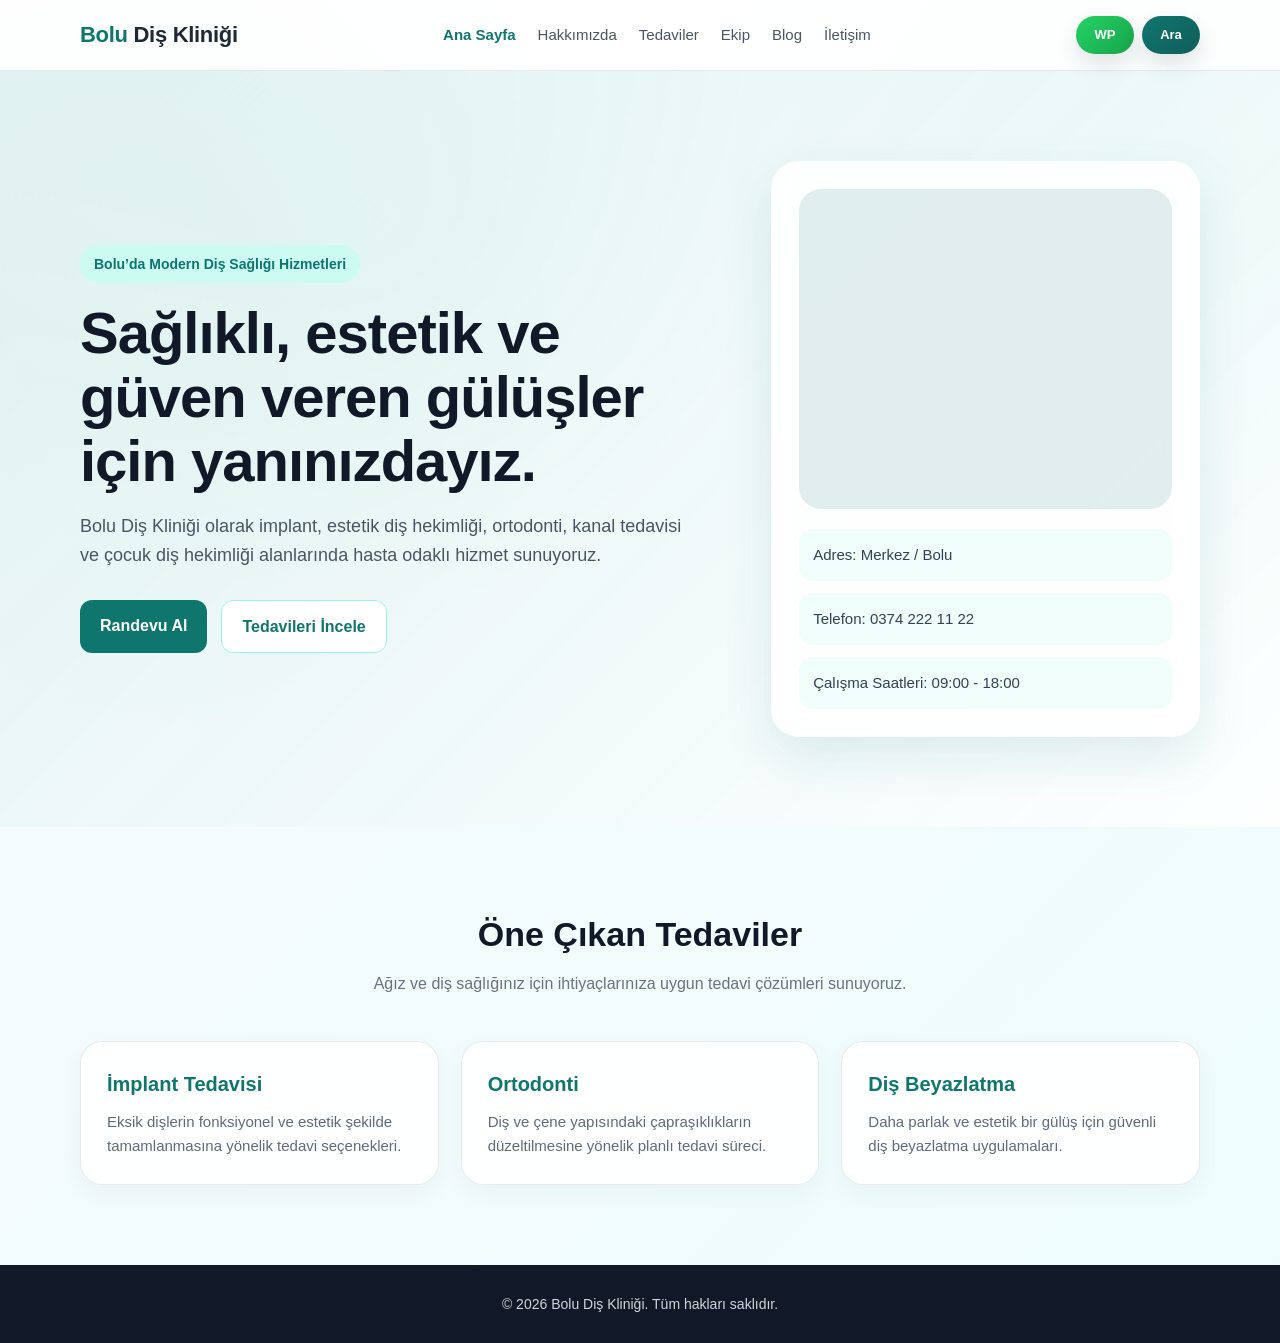
<file: index.html>
<!DOCTYPE html>
<html lang="tr">
<head>
  <meta charset="UTF-8">
  <meta name="viewport" content="width=device-width,initial-scale=1.0">
  <title>Bolu Diş Kliniği | Ana Sayfa</title>
  <meta name="description" content="Bolu Diş Kliniği; implant, ortodonti, diş beyazlatma, kanal tedavisi ve estetik diş hekimliği alanlarında hizmet verir.">
  <link rel="stylesheet" href="style.css">
</head>

<body>
  <header>
    <div class="container nav">
      <a href="index.html" class="logo">Bolu <span>Diş Kliniği</span></a>

      <nav class="menu">
        <a class="active" href="index.html">Ana Sayfa</a>
        <a href="hakkimizda.html">Hakkımızda</a>
        <a href="tedaviler.html">Tedaviler</a>
        <a href="ekip.html">Ekip</a>
        <a href="blog.html">Blog</a>
        <a href="iletisim.html">İletişim</a>
      </nav>

      <div class="header-actions">
        <a class="header-action whatsapp" href="https://wa.me/905321234567" target="_blank">WP</a>
        <a class="header-action phone" href="tel:+903742221122">Ara</a>
        <button class="mobile-menu-toggle" type="button">☰</button>
      </div>
    </div>
  </header>

  <main>
    <section class="hero">
      <div class="container hero-grid">
        <div>
          <span class="badge">Bolu’da Modern Diş Sağlığı Hizmetleri</span>
          <h1>Sağlıklı, estetik ve güven veren gülüşler için yanınızdayız.</h1>
          <p>
            Bolu Diş Kliniği olarak implant, estetik diş hekimliği, ortodonti,
            kanal tedavisi ve çocuk diş hekimliği alanlarında hasta odaklı hizmet sunuyoruz.
          </p>

          <div class="buttons">
            <a class="btn btn-primary" href="iletisim.html">Randevu Al</a>
            <a class="btn btn-secondary" href="tedaviler.html">Tedavileri İncele</a>
          </div>
        </div>

        <div class="hero-card">
          <div class="hero-image"></div>

          <div class="info-list">
            <div class="info-item">Adres: Merkez / Bolu</div>
            <div class="info-item">Telefon: 0374 222 11 22</div>
            <div class="info-item">Çalışma Saatleri: 09:00 - 18:00</div>
          </div>
        </div>
      </div>
    </section>

    <section>
      <div class="container">
        <div class="section-title">
          <h2>Öne Çıkan Tedaviler</h2>
          <p>Ağız ve diş sağlığınız için ihtiyaçlarınıza uygun tedavi çözümleri sunuyoruz.</p>
        </div>

        <div class="cards">
          <div class="card">
            <h3>İmplant Tedavisi</h3>
            <p>Eksik dişlerin fonksiyonel ve estetik şekilde tamamlanmasına yönelik tedavi seçenekleri.</p>
          </div>

          <div class="card">
            <h3>Ortodonti</h3>
            <p>Diş ve çene yapısındaki çapraşıklıkların düzeltilmesine yönelik planlı tedavi süreci.</p>
          </div>

          <div class="card">
            <h3>Diş Beyazlatma</h3>
            <p>Daha parlak ve estetik bir gülüş için güvenli diş beyazlatma uygulamaları.</p>
          </div>
        </div>
      </div>
    </section>
  </main>

  <footer>© 2026 Bolu Diş Kliniği. Tüm hakları saklıdır.</footer>

  <script src="script.js"></script>
</body>
</html>
</file>
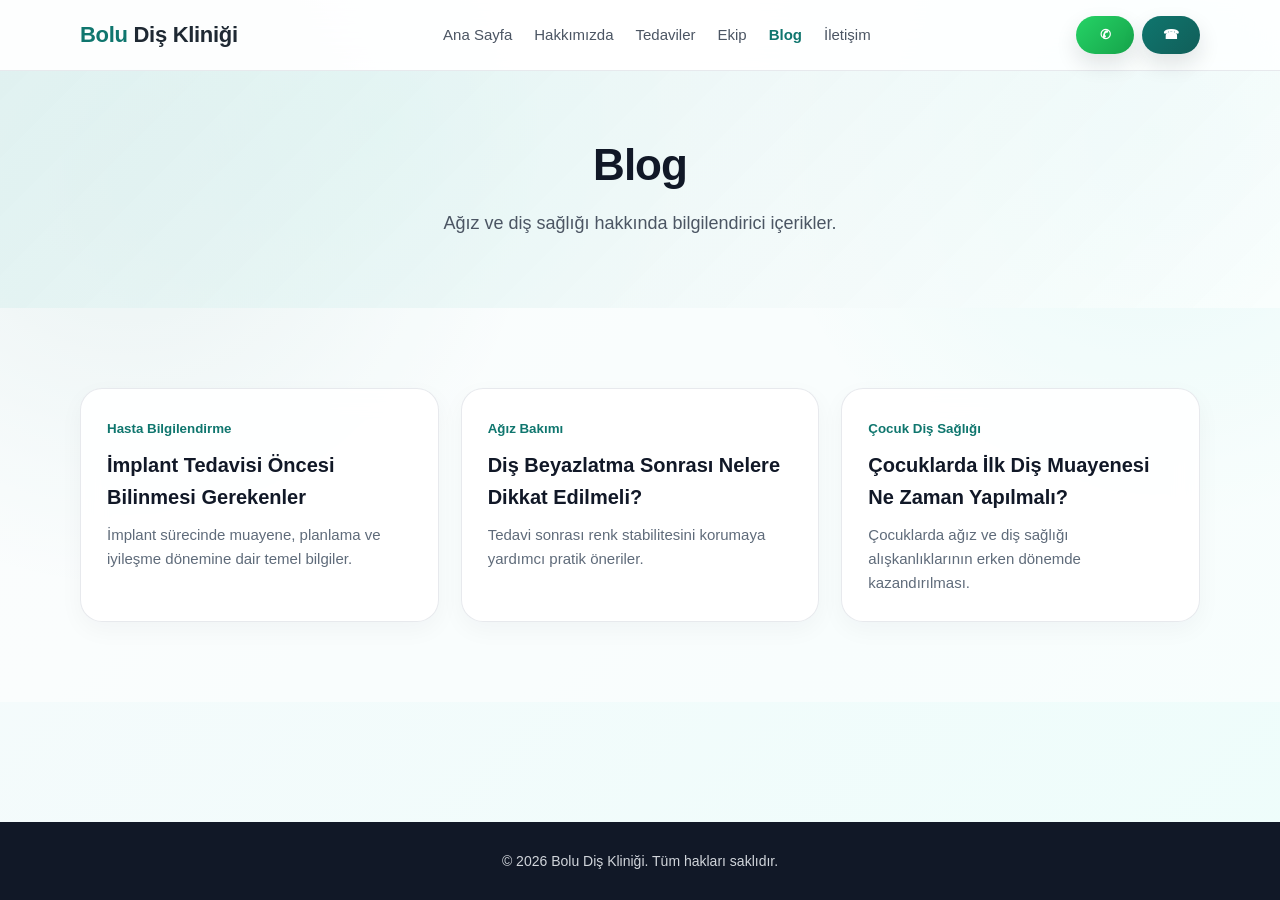
<file: blog.html>
<!DOCTYPE html>
<html lang="tr">
<head>
  <meta charset="UTF-8">
  <meta name="viewport" content="width=device-width,initial-scale=1.0">
  <title>Blog | Bolu Diş Kliniği</title>
  <meta name="description" content="Ağız ve diş sağlığı hakkında bilgilendirici blog içerikleri.">
  <link rel="stylesheet" href="style.css">
</head>

<body>
  <header>
    <div class="container nav">
      <a href="index.html" class="logo">Bolu <span>Diş Kliniği</span></a>

      <nav class="menu" id="mobileMenu">
        <a href="index.html">Ana Sayfa</a>
        <a href="hakkimizda.html">Hakkımızda</a>
        <a href="tedaviler.html">Tedaviler</a>
        <a href="ekip.html">Ekip</a>
        <a class="active" href="blog.html">Blog</a>
        <a href="iletisim.html">İletişim</a>
      </nav>

      <div class="header-actions">
        <a class="header-action whatsapp" href="https://wa.me/905321234567" target="_blank" aria-label="WhatsApp ile iletişime geç">✆</a>
        <a class="header-action phone" href="tel:+903742221122" aria-label="Telefon ile ara">☎</a>
        <button class="mobile-menu-toggle" type="button" onclick="document.getElementById('mobileMenu').classList.toggle('open')" aria-label="Menüyü aç veya kapat">☰</button>
      </div>
    </div>
  </header>

  <main>
    <section class="page-hero">
      <div class="container">
        <h1>Blog</h1>
        <p>Ağız ve diş sağlığı hakkında bilgilendirici içerikler.</p>
      </div>
    </section>

    <section class="about">
      <div class="container">
        <div class="cards">
          <div class="card blog-card">
            <small>Hasta Bilgilendirme</small>
            <h3>İmplant Tedavisi Öncesi Bilinmesi Gerekenler</h3>
            <p>İmplant sürecinde muayene, planlama ve iyileşme dönemine dair temel bilgiler.</p>
          </div>

          <div class="card blog-card">
            <small>Ağız Bakımı</small>
            <h3>Diş Beyazlatma Sonrası Nelere Dikkat Edilmeli?</h3>
            <p>Tedavi sonrası renk stabilitesini korumaya yardımcı pratik öneriler.</p>
          </div>

          <div class="card blog-card">
            <small>Çocuk Diş Sağlığı</small>
            <h3>Çocuklarda İlk Diş Muayenesi Ne Zaman Yapılmalı?</h3>
            <p>Çocuklarda ağız ve diş sağlığı alışkanlıklarının erken dönemde kazandırılması.</p>
          </div>
        </div>
      </div>
    </section>
  </main>

  <footer>© 2026 Bolu Diş Kliniği. Tüm hakları saklıdır.</footer>
  <script src="script.js"></script>
</body>
</html>
</file>
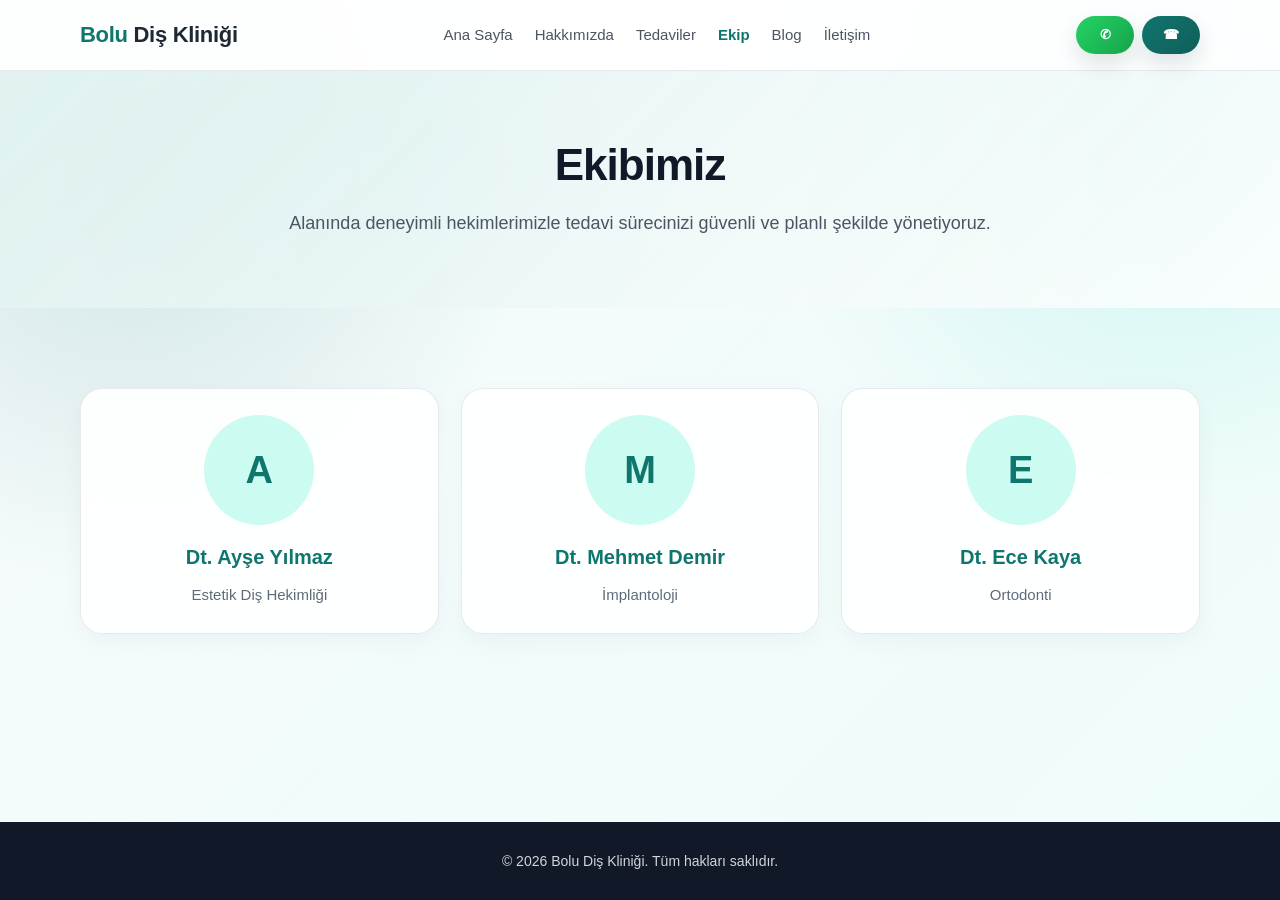
<file: ekip.html>
<!DOCTYPE html>
<html lang="tr">
<head>
  <meta charset="UTF-8">
  <meta name="viewport" content="width=device-width,initial-scale=1.0">
  <title>Ekibimiz | Bolu Diş Kliniği</title>
  <meta name="description" content="Bolu Diş Kliniği uzman hekim ekibi.">
  <link rel="stylesheet" href="style.css">
</head>

<body>
  <header>
    <div class="container nav">
      <a href="index.html" class="logo">Bolu <span>Diş Kliniği</span></a>

      <nav class="menu" id="mobileMenu">
        <a href="index.html">Ana Sayfa</a>
        <a href="hakkimizda.html">Hakkımızda</a>
        <a href="tedaviler.html">Tedaviler</a>
        <a class="active" href="ekip.html">Ekip</a>
        <a href="blog.html">Blog</a>
        <a href="iletisim.html">İletişim</a>
      </nav>

      <div class="header-actions">
        <a class="header-action whatsapp" href="https://wa.me/905321234567" target="_blank" aria-label="WhatsApp ile iletişime geç">✆</a>
        <a class="header-action phone" href="tel:+903742221122" aria-label="Telefon ile ara">☎</a>
        <button class="mobile-menu-toggle" type="button" onclick="document.getElementById('mobileMenu').classList.toggle('open')" aria-label="Menüyü aç veya kapat">☰</button>
      </div>
    </div>
  </header>

  <main>
    <section class="page-hero">
      <div class="container">
        <h1>Ekibimiz</h1>
        <p>Alanında deneyimli hekimlerimizle tedavi sürecinizi güvenli ve planlı şekilde yönetiyoruz.</p>
      </div>
    </section>

    <section>
      <div class="container">
        <div class="cards">
          <div class="card team-card">
            <div class="team-photo">A</div>
            <h3>Dt. Ayşe Yılmaz</h3>
            <p>Estetik Diş Hekimliği</p>
          </div>

          <div class="card team-card">
            <div class="team-photo">M</div>
            <h3>Dt. Mehmet Demir</h3>
            <p>İmplantoloji</p>
          </div>

          <div class="card team-card">
            <div class="team-photo">E</div>
            <h3>Dt. Ece Kaya</h3>
            <p>Ortodonti</p>
          </div>
        </div>
      </div>
    </section>
  </main>

  <footer>© 2026 Bolu Diş Kliniği. Tüm hakları saklıdır.</footer>
<script src="script.js"></script>
</body>
</html>
</file>
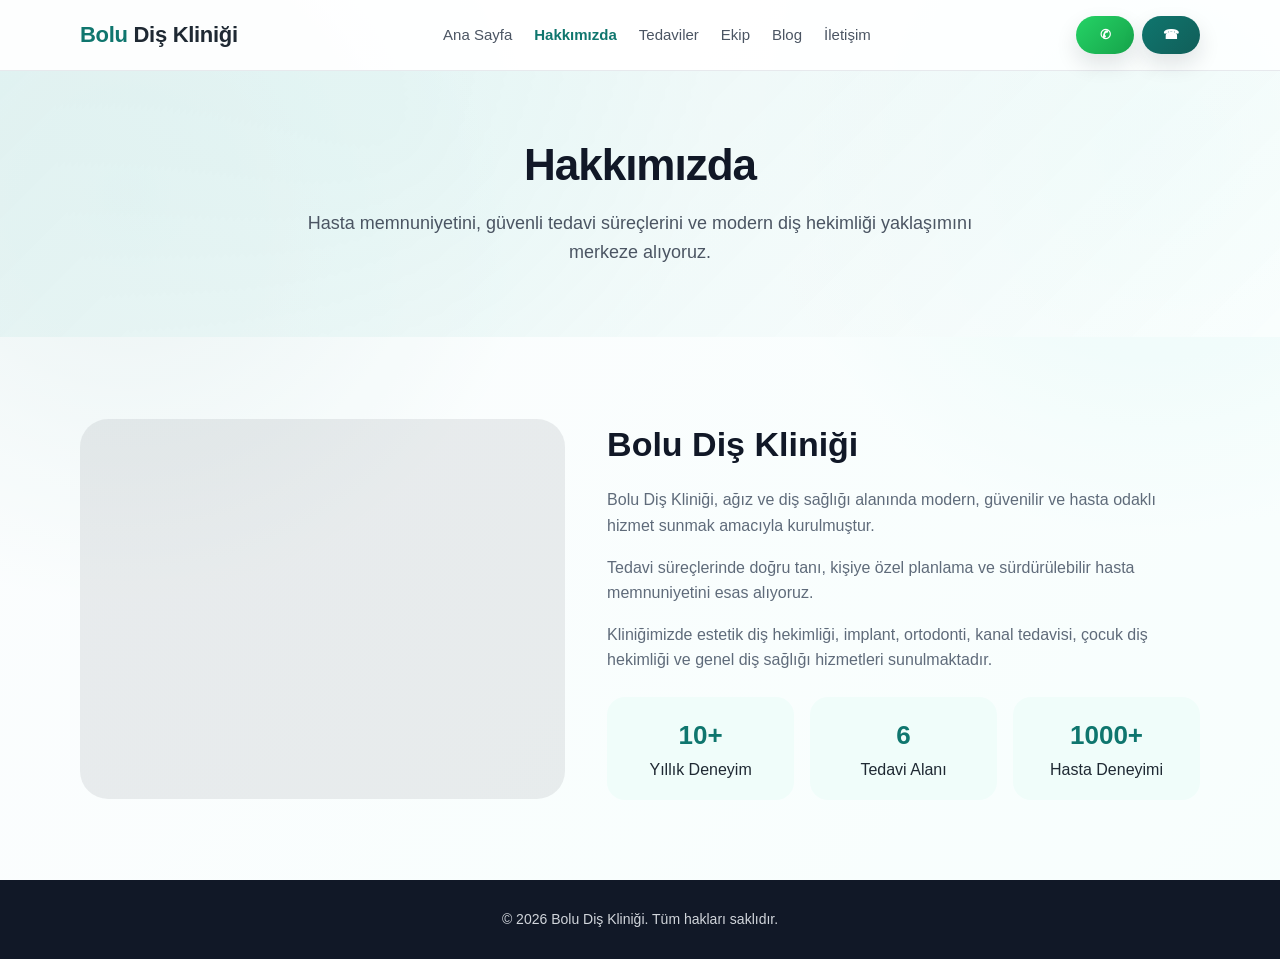
<file: hakkimizda.html>
<!DOCTYPE html>
<html lang="tr">
<head>
  <meta charset="UTF-8">
  <meta name="viewport" content="width=device-width,initial-scale=1.0">
  <title>Hakkımızda | Bolu Diş Kliniği</title>
  <meta name="description" content="Bolu Diş Kliniği hakkında bilgi alın.">
  <link rel="stylesheet" href="style.css">
</head>

<body>
  <header>
    <div class="container nav">
      <a href="index.html" class="logo">Bolu <span>Diş Kliniği</span></a>

      <nav class="menu" id="mobileMenu">
        <a href="index.html">Ana Sayfa</a>
        <a class="active" href="hakkimizda.html">Hakkımızda</a>
        <a href="tedaviler.html">Tedaviler</a>
        <a href="ekip.html">Ekip</a>
        <a href="blog.html">Blog</a>
        <a href="iletisim.html">İletişim</a>
      </nav>

      <div class="header-actions">
        <a class="header-action whatsapp" href="https://wa.me/905321234567" target="_blank" aria-label="WhatsApp ile iletişime geç">✆</a>
        <a class="header-action phone" href="tel:+903742221122" aria-label="Telefon ile ara">☎</a>
        <button class="mobile-menu-toggle" type="button" onclick="document.getElementById('mobileMenu').classList.toggle('open')" aria-label="Menüyü aç veya kapat">☰</button>
      </div>
    </div>
  </header>

  <main>
    <section class="page-hero">
      <div class="container">
        <h1>Hakkımızda</h1>
        <p>Hasta memnuniyetini, güvenli tedavi süreçlerini ve modern diş hekimliği yaklaşımını merkeze alıyoruz.</p>
      </div>
    </section>

    <section class="about">
      <div class="container about-grid">
        <div class="about-image"></div>

        <div class="about-text">
          <h2>Bolu Diş Kliniği</h2>
          <p>Bolu Diş Kliniği, ağız ve diş sağlığı alanında modern, güvenilir ve hasta odaklı hizmet sunmak amacıyla kurulmuştur.</p>
          <p>Tedavi süreçlerinde doğru tanı, kişiye özel planlama ve sürdürülebilir hasta memnuniyetini esas alıyoruz.</p>
          <p>Kliniğimizde estetik diş hekimliği, implant, ortodonti, kanal tedavisi, çocuk diş hekimliği ve genel diş sağlığı hizmetleri sunulmaktadır.</p>

          <div class="stats">
            <div class="stat"><strong>10+</strong>Yıllık Deneyim</div>
            <div class="stat"><strong>6</strong>Tedavi Alanı</div>
            <div class="stat"><strong>1000+</strong>Hasta Deneyimi</div>
          </div>
        </div>
      </div>
    </section>
  </main>

  <footer>© 2026 Bolu Diş Kliniği. Tüm hakları saklıdır.</footer>
  <script src="script.js"></script>
</body>
</html>
</file>
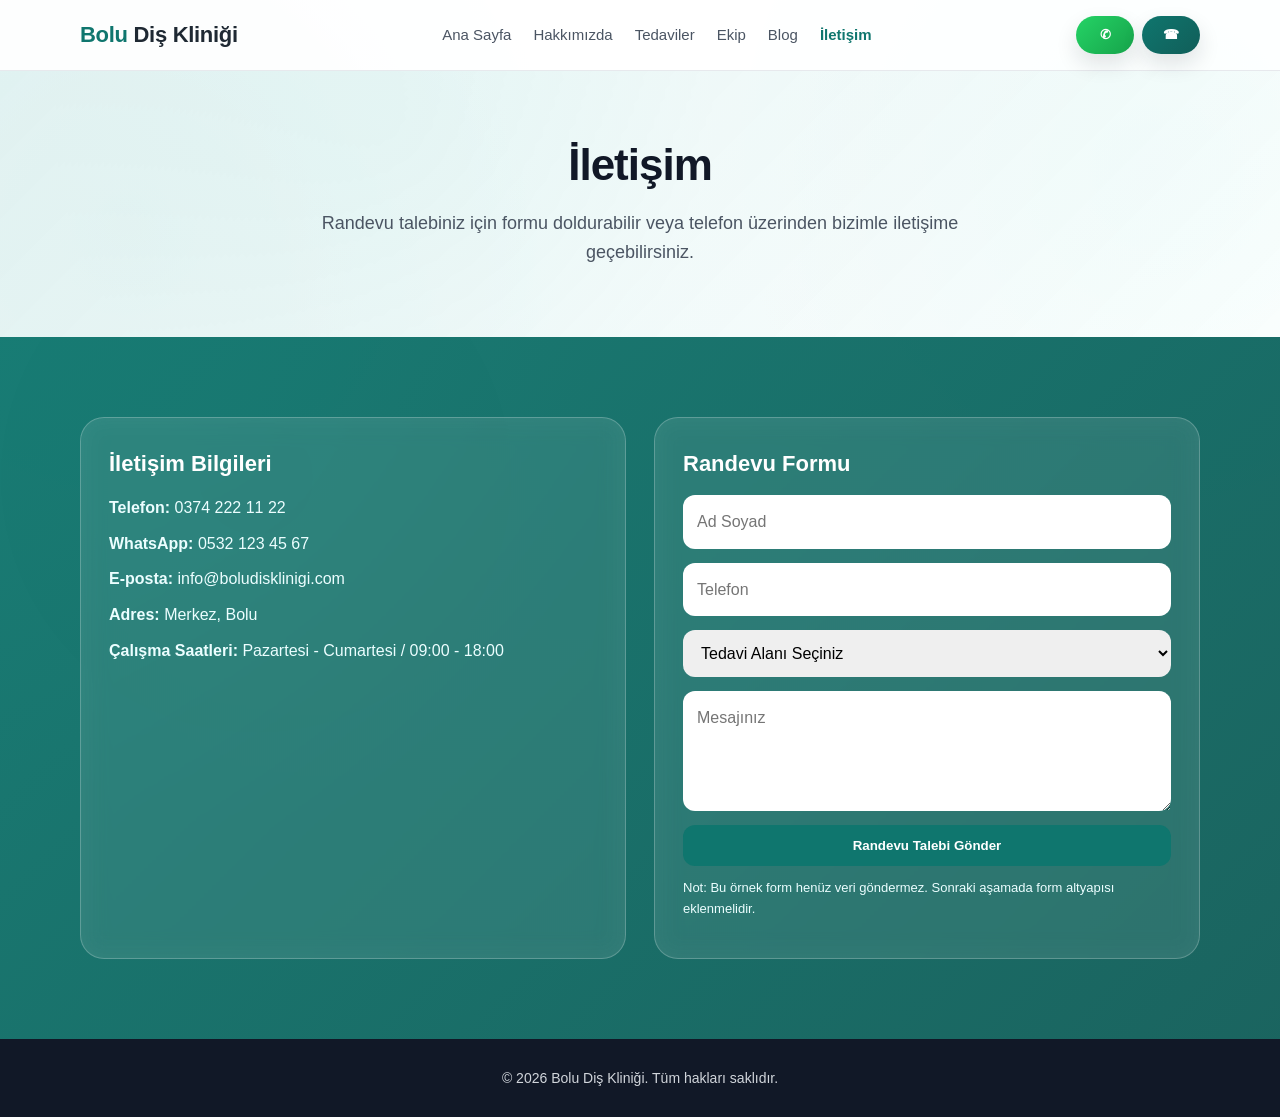
<file: iletisim.html>
<!DOCTYPE html>
<html lang="tr">
<head>
  <meta charset="UTF-8">
  <meta name="viewport" content="width=device-width,initial-scale=1.0">
  <title>İletişim | Bolu Diş Kliniği</title>
  <meta name="description" content="Bolu Diş Kliniği iletişim ve randevu bilgileri.">
  <link rel="stylesheet" href="style.css">
</head>

<body>
  <header>
    <div class="container nav">
      <a href="index.html" class="logo">Bolu <span>Diş Kliniği</span></a>

      <nav class="menu" id="mobileMenu">
        <a href="index.html">Ana Sayfa</a>
        <a href="hakkimizda.html">Hakkımızda</a>
        <a href="tedaviler.html">Tedaviler</a>
        <a href="ekip.html">Ekip</a>
        <a href="blog.html">Blog</a>
        <a class="active" href="iletisim.html">İletişim</a>
      </nav>

      <div class="header-actions">
        <a class="header-action whatsapp" href="https://wa.me/905321234567" target="_blank" aria-label="WhatsApp ile iletişime geç">✆</a>
        <a class="header-action phone" href="tel:+903742221122" aria-label="Telefon ile ara">☎</a>
        <button class="mobile-menu-toggle" type="button" onclick="document.getElementById('mobileMenu').classList.toggle('open')" aria-label="Menüyü aç veya kapat">☰</button>
      </div>
    </div>
  </header>

  <main>
    <section class="page-hero">
      <div class="container">
        <h1>İletişim</h1>
        <p>Randevu talebiniz için formu doldurabilir veya telefon üzerinden bizimle iletişime geçebilirsiniz.</p>
      </div>
    </section>

    <section class="contact">
      <div class="container contact-grid">
        <div class="contact-box">
          <h3>İletişim Bilgileri</h3>
          <p><strong>Telefon:</strong> 0374 222 11 22</p>
          <p><strong>WhatsApp:</strong> 0532 123 45 67</p>
          <p><strong>E-posta:</strong> info@boludisklinigi.com</p>
          <p><strong>Adres:</strong> Merkez, Bolu</p>
          <p><strong>Çalışma Saatleri:</strong> Pazartesi - Cumartesi / 09:00 - 18:00</p>
        </div>

        <div class="contact-box">
          <h3>Randevu Formu</h3>

          <form>
            <input type="text" placeholder="Ad Soyad" required>
            <input type="tel" placeholder="Telefon" required>

            <select required>
              <option value="">Tedavi Alanı Seçiniz</option>
              <option>İmplant</option>
              <option>Ortodonti</option>
              <option>Diş Beyazlatma</option>
              <option>Kanal Tedavisi</option>
              <option>Genel Muayene</option>
            </select>

            <textarea placeholder="Mesajınız"></textarea>
            <button class="btn btn-primary" type="submit">Randevu Talebi Gönder</button>
          </form>

          <p style="font-size:13px;margin-top:12px">
            Not: Bu örnek form henüz veri göndermez. Sonraki aşamada form altyapısı eklenmelidir.
          </p>
        </div>
      </div>
    </section>
  </main>

  <footer>© 2026 Bolu Diş Kliniği. Tüm hakları saklıdır.</footer>
  <script src="script.js"></script>
</body>
</html>
</file>
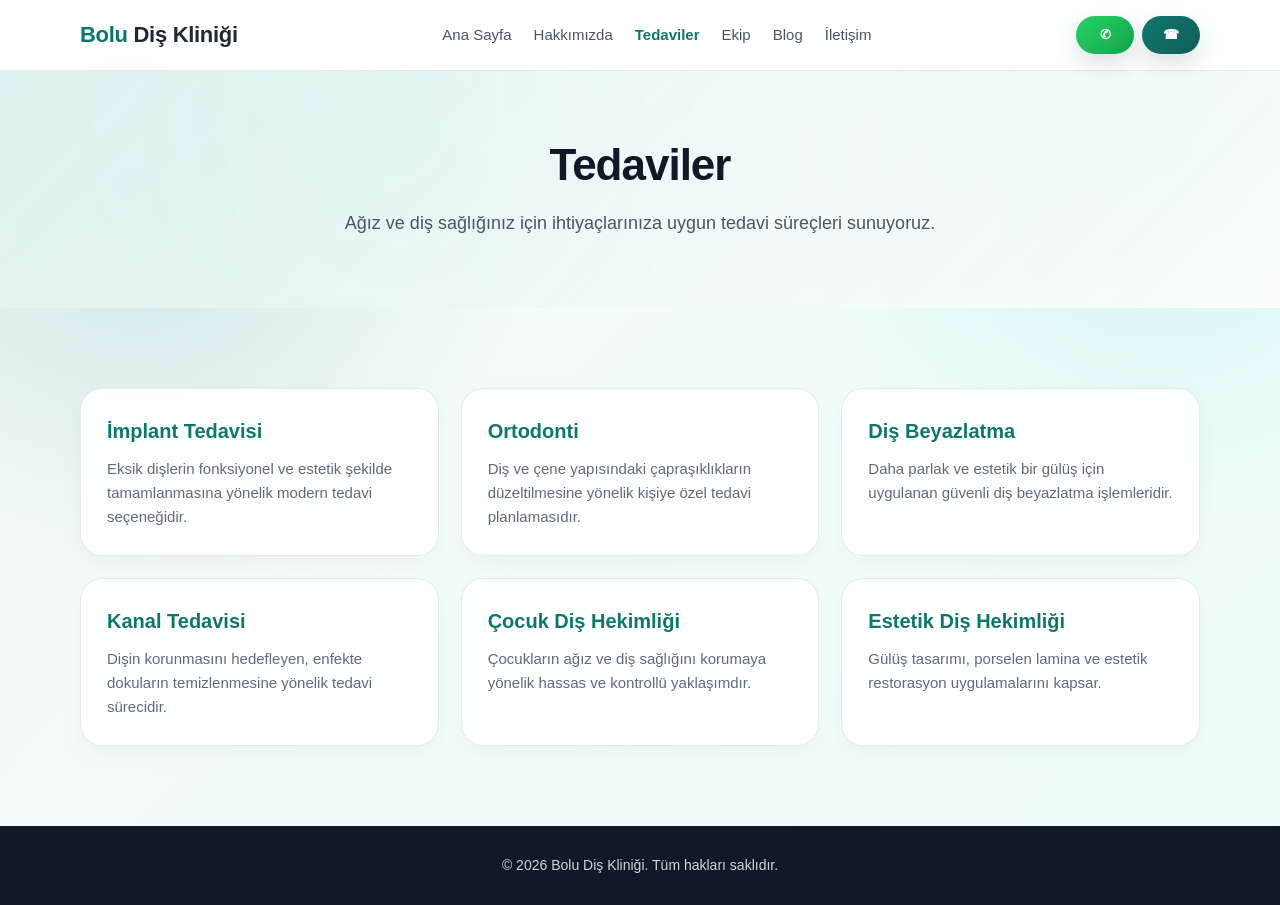
<file: tedaviler.html>
<!DOCTYPE html>
<html lang="tr">
<head>
  <meta charset="UTF-8">
  <meta name="viewport" content="width=device-width,initial-scale=1.0">
  <title>Tedaviler | Bolu Diş Kliniği</title>
  <meta name="description" content="Bolu Diş Kliniği tedavi alanları.">
  <link rel="stylesheet" href="style.css">
</head>

<body>
  <header>
    <div class="container nav">
      <a href="index.html" class="logo">Bolu <span>Diş Kliniği</span></a>

      <nav class="menu" id="mobileMenu">
        <a href="index.html">Ana Sayfa</a>
        <a href="hakkimizda.html">Hakkımızda</a>
        <a class="active" href="tedaviler.html">Tedaviler</a>
        <a href="ekip.html">Ekip</a>
        <a href="blog.html">Blog</a>
        <a href="iletisim.html">İletişim</a>
      </nav>

      <div class="header-actions">
        <a class="header-action whatsapp" href="https://wa.me/905321234567" target="_blank" aria-label="WhatsApp ile iletişime geç">✆</a>
        <a class="header-action phone" href="tel:+903742221122" aria-label="Telefon ile ara">☎</a>
        <button class="mobile-menu-toggle" type="button" onclick="document.getElementById('mobileMenu').classList.toggle('open')" aria-label="Menüyü aç veya kapat">☰</button>
      </div>
    </div>
  </header>

  <main>
    <section class="page-hero">
      <div class="container">
        <h1>Tedaviler</h1>
        <p>Ağız ve diş sağlığınız için ihtiyaçlarınıza uygun tedavi süreçleri sunuyoruz.</p>
      </div>
    </section>

    <section>
      <div class="container">
        <div class="cards">
          <div class="card">
            <h3>İmplant Tedavisi</h3>
            <p>Eksik dişlerin fonksiyonel ve estetik şekilde tamamlanmasına yönelik modern tedavi seçeneğidir.</p>
          </div>

          <div class="card">
            <h3>Ortodonti</h3>
            <p>Diş ve çene yapısındaki çapraşıklıkların düzeltilmesine yönelik kişiye özel tedavi planlamasıdır.</p>
          </div>

          <div class="card">
            <h3>Diş Beyazlatma</h3>
            <p>Daha parlak ve estetik bir gülüş için uygulanan güvenli diş beyazlatma işlemleridir.</p>
          </div>

          <div class="card">
            <h3>Kanal Tedavisi</h3>
            <p>Dişin korunmasını hedefleyen, enfekte dokuların temizlenmesine yönelik tedavi sürecidir.</p>
          </div>

          <div class="card">
            <h3>Çocuk Diş Hekimliği</h3>
            <p>Çocukların ağız ve diş sağlığını korumaya yönelik hassas ve kontrollü yaklaşımdır.</p>
          </div>

          <div class="card">
            <h3>Estetik Diş Hekimliği</h3>
            <p>Gülüş tasarımı, porselen lamina ve estetik restorasyon uygulamalarını kapsar.</p>
          </div>
        </div>
      </div>
    </section>
  </main>

  <footer>© 2026 Bolu Diş Kliniği. Tüm hakları saklıdır.</footer>
  <script src="script.js"></script>
</body>
</html>
</file>
<file: style.css>
* {
  box-sizing: border-box;
  margin: 0;
  padding: 0;
}

html {
  scroll-behavior: smooth;
}

body {
  min-height: 100vh;
  display: flex;
  flex-direction: column;
  font-family: Arial, Helvetica, sans-serif;
  color: #1f2933;
  background:
    radial-gradient(circle at 10% 20%, rgba(15, 118, 110, 0.16), transparent 30%),
    radial-gradient(circle at 90% 15%, rgba(45, 212, 191, 0.18), transparent 28%),
    linear-gradient(135deg, #f7fafc, #eefdfb);
  line-height: 1.6;
  overflow-x: hidden;
  animation: pageSlideIn 0.45s ease both, backgroundMove 14s ease-in-out infinite alternate;
}

main {
  flex: 1;
}

@keyframes pageSlideIn {
  from {
    opacity: 0;
    transform: translateX(24px);
  }

  to {
    opacity: 1;
    transform: translateX(0);
  }
}

@keyframes backgroundMove {
  from {
    background-position: 0 0, 100% 0, center;
  }

  to {
    background-position: 80px 60px, calc(100% - 80px) 90px, center;
  }
}

.cursor-glow {
  position: fixed;
  width: 320px;
  height: 320px;
  border-radius: 50%;
  background: radial-gradient(circle, rgba(15, 118, 110, 0.18), transparent 68%);
  pointer-events: none;
  z-index: 0;
  transform: translate(-50%, -50%);
  opacity: 0;
  filter: blur(14px);
}

a {
  text-decoration: none;
  color: inherit;
}

header {
  position: sticky;
  top: 0;
  z-index: 1000;
  background: rgba(255, 255, 255, 0.92);
  backdrop-filter: blur(18px);
  border-bottom: 1px solid rgba(229, 231, 235, 0.9);
}

.container {
  width: min(1120px, 92%);
  margin: 0 auto;
  position: relative;
  z-index: 1;
}

.nav {
  display: grid;
  grid-template-columns: auto 1fr auto;
  align-items: center;
  gap: 24px;
  padding: 16px 0;
}

.logo {
  font-size: 22px;
  font-weight: 800;
  color: #0f766e;
  white-space: nowrap;
  letter-spacing: -0.3px;
}

.logo span {
  color: #1f2933;
}

.menu {
  display: flex;
  justify-content: center;
  align-items: center;
  gap: 22px;
  font-size: 15px;
  color: #4b5563;
}

.menu a {
  white-space: nowrap;
  transition: 0.2s ease;
}

.menu a:hover,
.menu a.active {
  color: #0f766e;
  font-weight: 700;
}

.header-actions {
  display: flex;
  align-items: center;
  gap: 8px;
}

.header-action {
  height: 38px;
  min-width: 58px;
  padding: 0 14px;
  border-radius: 999px;
  display: inline-flex;
  align-items: center;
  justify-content: center;
  color: #ffffff;
  font-size: 13px;
  font-weight: 800;
  box-shadow: 0 10px 22px rgba(15, 23, 42, 0.12);
  transition: 0.2s ease;
}

.header-action:hover {
  transform: translateY(-2px);
}

.header-action.whatsapp {
  background: linear-gradient(135deg, #25d366, #16a34a);
}

.header-action.phone {
  background: linear-gradient(135deg, #0f766e, #115e59);
}

.mobile-menu-toggle {
  display: none;
  width: 42px;
  height: 42px;
  border: 1px solid #d1fae5;
  border-radius: 14px;
  background: #f0fdfa;
  color: #0f766e;
  font-size: 24px;
  cursor: pointer;
}

.hero,
.page-hero {
  background:
    linear-gradient(135deg, rgba(224, 242, 241, 0.9), rgba(255, 255, 255, 0.8)),
    radial-gradient(circle at 30% 20%, rgba(45, 212, 191, 0.2), transparent 36%);
}

.hero {
  padding: 90px 0;
}

.hero-grid {
  display: grid;
  grid-template-columns: 1.2fr 0.8fr;
  gap: 48px;
  align-items: center;
}

.badge {
  display: inline-block;
  background: #ccfbf1;
  color: #0f766e;
  padding: 8px 14px;
  border-radius: 999px;
  font-size: 14px;
  font-weight: 700;
  margin-bottom: 18px;
}

h1 {
  font-size: clamp(36px, 5vw, 58px);
  line-height: 1.1;
  margin-bottom: 20px;
  color: #111827;
  letter-spacing: -1px;
}

.hero p {
  font-size: 18px;
  color: #4b5563;
  max-width: 620px;
  margin-bottom: 30px;
}

.buttons {
  display: flex;
  gap: 14px;
  flex-wrap: wrap;
}

.btn {
  display: inline-block;
  padding: 13px 20px;
  border-radius: 12px;
  font-weight: 800;
  transition: 0.2s ease;
  border: none;
  cursor: pointer;
}

.btn:hover {
  transform: translateY(-2px);
}

.btn-primary {
  background: #0f766e;
  color: #ffffff;
}

.btn-primary:hover {
  background: #115e59;
}

.btn-secondary {
  background: #ffffff;
  color: #0f766e;
  border: 1px solid #99f6e4;
}

.hero-card,
.card,
.contact-box {
  transition: 0.25s ease;
}

.hero-card:hover,
.card:hover {
  transform: translateY(-4px);
}

.hero-card {
  background: rgba(255, 255, 255, 0.9);
  border-radius: 28px;
  padding: 28px;
  box-shadow: 0 20px 50px rgba(15, 118, 110, 0.12);
  backdrop-filter: blur(14px);
}

.hero-image {
  height: 320px;
  border-radius: 22px;
  background:
    linear-gradient(rgba(15, 118, 110, 0.12), rgba(15, 118, 110, 0.12)),
    url("https://images.unsplash.com/photo-1629909613654-28e377c37b09?auto=format&fit=crop&w=900&q=80");
  background-size: cover;
  background-position: center;
  margin-bottom: 20px;
}

.info-list {
  display: grid;
  gap: 12px;
}

.info-item {
  background: #f0fdfa;
  padding: 14px;
  border-radius: 14px;
  color: #334155;
  font-size: 15px;
}

section {
  padding: 80px 0;
}

.page-hero {
  padding: 70px 0;
  text-align: center;
}

.page-hero h1 {
  font-size: 44px;
}

.page-hero p {
  max-width: 720px;
  margin: 0 auto;
  color: #4b5563;
  font-size: 18px;
}

.section-title {
  text-align: center;
  margin-bottom: 44px;
}

.section-title h2 {
  font-size: 34px;
  color: #111827;
  margin-bottom: 10px;
}

.section-title p {
  color: #6b7280;
  max-width: 650px;
  margin: 0 auto;
}

.cards {
  display: grid;
  grid-template-columns: repeat(3, 1fr);
  gap: 22px;
}

.card {
  background: rgba(255, 255, 255, 0.9);
  border-radius: 22px;
  padding: 26px;
  border: 1px solid rgba(229, 231, 235, 0.9);
  box-shadow: 0 8px 24px rgba(15, 23, 42, 0.04);
  backdrop-filter: blur(12px);
}

.card h3 {
  font-size: 20px;
  margin-bottom: 10px;
  color: #0f766e;
}

.card p {
  color: #5f6b7a;
  font-size: 15px;
}

.about {
  background: rgba(255, 255, 255, 0.55);
}

.about-grid {
  display: grid;
  grid-template-columns: 0.9fr 1.1fr;
  gap: 42px;
  align-items: center;
}

.about-image {
  height: 380px;
  border-radius: 28px;
  background:
    linear-gradient(rgba(17, 24, 39, 0.08), rgba(17, 24, 39, 0.08)),
    url("https://images.unsplash.com/photo-1606811971618-4486d14f3f99?auto=format&fit=crop&w=900&q=80");
  background-size: cover;
  background-position: center;
}

.about-text h2 {
  font-size: 34px;
  color: #111827;
  margin-bottom: 16px;
}

.about-text p {
  color: #5f6b7a;
  margin-bottom: 16px;
}

.stats {
  display: grid;
  grid-template-columns: repeat(3, 1fr);
  gap: 16px;
  margin-top: 24px;
}

.stat {
  background: #f0fdfa;
  border-radius: 18px;
  padding: 18px;
  text-align: center;
}

.stat strong {
  display: block;
  font-size: 26px;
  color: #0f766e;
}

.team-card {
  text-align: center;
}

.team-photo {
  width: 110px;
  height: 110px;
  border-radius: 50%;
  background: #ccfbf1;
  margin: 0 auto 16px;
  display: grid;
  place-items: center;
  font-size: 38px;
  color: #0f766e;
  font-weight: 700;
}

.blog-card small {
  color: #0f766e;
  font-weight: 700;
}

.blog-card h3 {
  color: #111827;
  margin-top: 8px;
}

.contact {
  background:
    linear-gradient(135deg, rgba(15, 118, 110, 0.96), rgba(17, 94, 89, 0.96)),
    radial-gradient(circle at 20% 20%, rgba(255, 255, 255, 0.18), transparent 30%);
  color: #ffffff;
}

.contact-grid {
  display: grid;
  grid-template-columns: 1fr 1fr;
  gap: 28px;
}

.contact-box {
  background: rgba(255, 255, 255, 0.12);
  border: 1px solid rgba(255, 255, 255, 0.22);
  border-radius: 24px;
  padding: 28px;
  backdrop-filter: blur(12px);
}

.contact-box h3 {
  margin-bottom: 14px;
  font-size: 22px;
}

.contact-box p {
  margin-bottom: 10px;
  color: #ecfeff;
}

form {
  display: grid;
  gap: 14px;
}

input,
textarea,
select {
  width: 100%;
  padding: 14px;
  border-radius: 12px;
  border: none;
  font: inherit;
}

textarea {
  min-height: 120px;
  resize: vertical;
}

footer {
  background: #111827;
  color: #d1d5db;
  padding: 28px 0;
  text-align: center;
  font-size: 14px;
  margin-top: auto;
}

@media (max-width: 850px) {
  .container {
    width: min(100% - 28px, 1120px);
  }

  .nav {
    grid-template-columns: 1fr auto;
    gap: 12px;
    padding: 14px 0;
  }

  .logo {
    font-size: 19px;
  }

  .header-actions {
    display: flex;
  }

  .header-action {
    width: 38px;
    height: 38px;
    min-width: 38px;
    padding: 0;
    border-radius: 50%;
    font-size: 0;
  }

  .header-action.whatsapp::after {
    content: "W";
    font-size: 14px;
  }

  .header-action.phone::after {
    content: "☎";
    font-size: 16px;
  }

  .mobile-menu-toggle {
    display: grid;
    place-items: center;
  }

  .menu {
    grid-column: 1 / -1;
    display: none;
    flex-direction: column;
    align-items: stretch;
    gap: 8px;
    padding: 12px;
    margin-top: 4px;
    background: rgba(248, 255, 253, 0.98);
    border: 1px solid #d1fae5;
    border-radius: 18px;
    box-shadow: 0 16px 34px rgba(15, 118, 110, 0.12);
  }

  .menu.open {
    display: flex;
  }

  .menu a {
    display: block;
    padding: 12px 14px;
    border-radius: 12px;
    background: #ffffff;
    color: #0f766e;
    border: 1px solid #e5e7eb;
    font-size: 14px;
  }

  .menu a.active {
    background: #0f766e;
    color: #ffffff;
    border-color: #0f766e;
  }

  .hero {
    padding: 52px 0;
  }

  .hero-grid,
  .about-grid,
  .contact-grid {
    grid-template-columns: 1fr;
  }

  h1 {
    font-size: 36px;
  }

  .hero p,
  .page-hero p {
    font-size: 16px;
  }

  .hero-card {
    padding: 18px;
  }

  .hero-image,
  .about-image {
    height: 250px;
  }

  .cards,
  .stats {
    grid-template-columns: 1fr;
  }

  section {
    padding: 52px 0;
  }

  .page-hero {
    padding: 52px 0;
  }

  .page-hero h1 {
    font-size: 34px;
  }

  .cursor-glow {
    display: none;
  }
}
</file>
